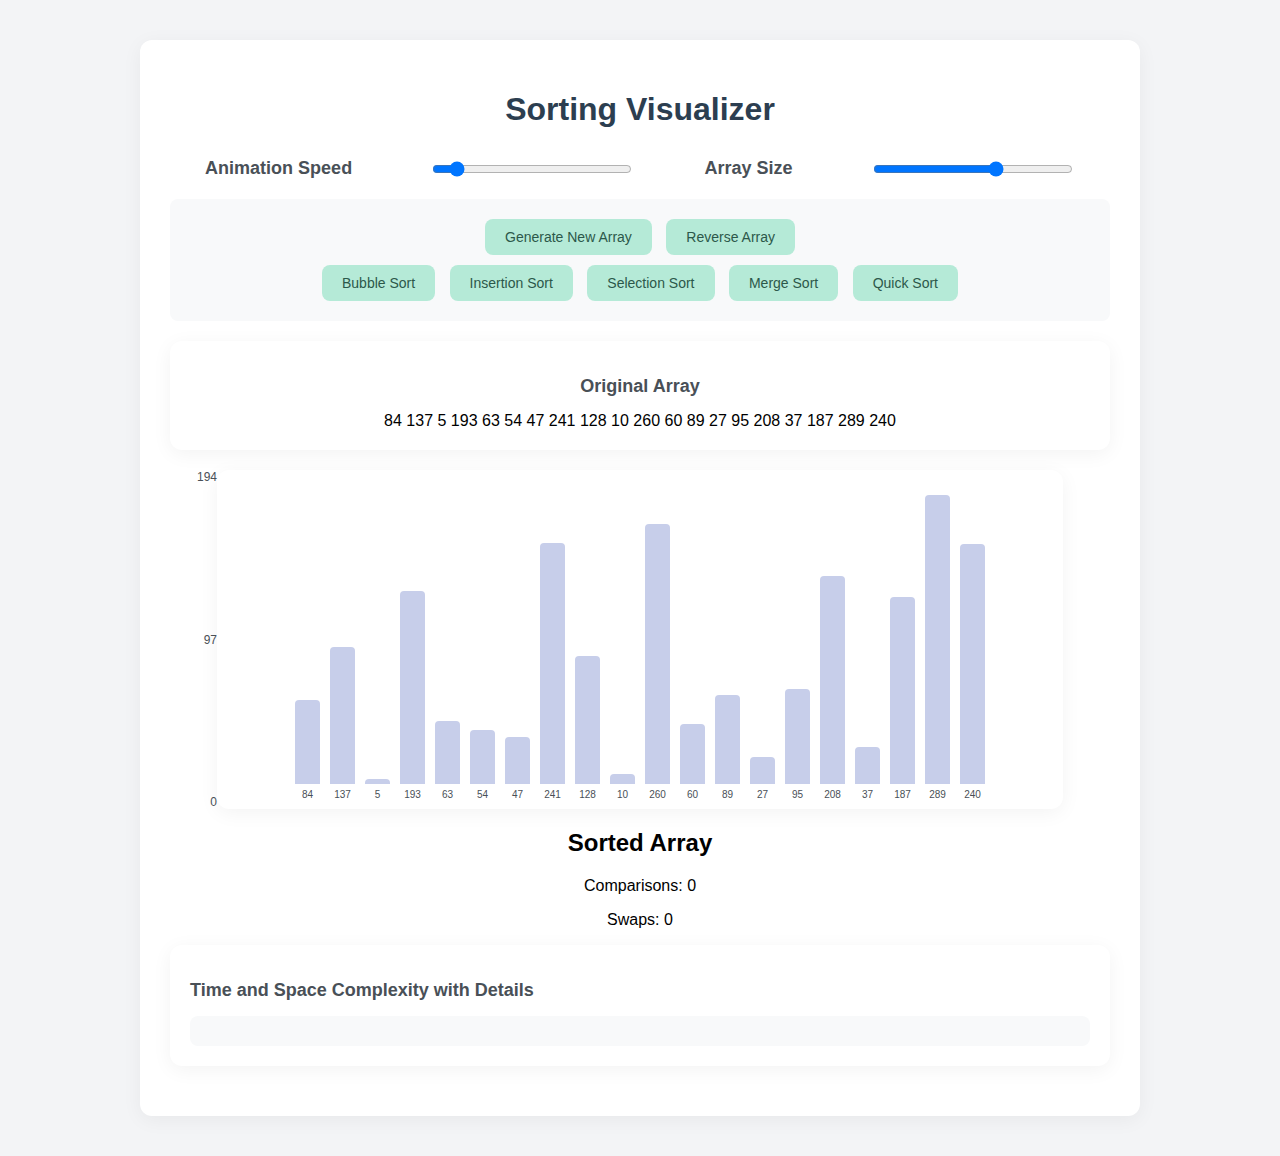
<file: index.html>
<!DOCTYPE html>
<html lang="en">
<head>
    <meta charset="UTF-8">
    <meta name="viewport" content="width=device-width, initial-scale=1.0">
    <title>Sorting Visualizer</title>
    <link rel="stylesheet" href="styles.css">
</head>
<body>
    <div class="container">
        <h1>Sorting Visualizer</h1>

        <!-- Slider controls -->
        <div class="slider-controls">
            <label for="speedSlider">Animation Speed</label>
            <input type="range" id="speedSlider" min="10" max="1000" value="100" class="slider">
            <label for="sizeSlider">Array Size</label>
            <input type="range" id="sizeSlider" min="5" max="21" value="15" class="slider">
        </div>

        <!-- Control buttons for generating and reversing arrays -->
        <div class="controls">
            <div class="operations">
                <button id="generateButton" onclick="generateArray()">Generate New Array</button>
                <button onclick="reverseArray()">Reverse Array</button>
            </div>
            
            <!-- Algorithm buttons -->
            <div class="algorithms">
                <button onclick="sortArray('bubble')">Bubble Sort</button>
                <button onclick="sortArray('insertion')">Insertion Sort</button>
                <button onclick="sortArray('selection')">Selection Sort</button>
                <button onclick="sortArray('merge')">Merge Sort</button>
                <button onclick="sortArray('quick')">Quick Sort</button>
                <!-- <button onclick="sortArray('heap')">Heap Sort</button>
                <button onclick="sortArray('radix')">Radix Sort</button> -->
            </div>
        </div>

        <!-- Display Original and Sorted arrays -->
        <div class="array-sections">
            <div class="original-array">
                <h2>Original Array</h2>
                <div id="originalArray"></div>
            </div>

            <div class="array-container" id="arrayContainer">
                <!-- Array bars displayed here -->
                <div class="y-axis" id="yAxis"></div>
            </div>

            <div id="sorted-array">
                <h2>Sorted Array</h2>
                <div id="sortedArray"></div>
            </div>
        </div>

        <!-- Sorting details and complexities -->
        <div class="details">
            <div id="stepCount">
                <p>Comparisons: <span id="comparisonCount">0</span></p>
                <p>Swaps: <span id="swapCount">0</span></p>
            </div>
        </div>

        <!-- Complexity section -->
        <div class="complexity">
            <h2>Time and Space Complexity with Details</h2>
            <div id="complexityDisplay"></div>
        </div>
    </div>

    <script src="script.js"></script>
</body>
</html>
</file>
<file: styles.css>
/* Reset and general styles */
body {
    font-family: 'Segoe UI', Roboto, Arial, sans-serif;
    background-color: #f3f4f6;
    margin: 0;
    padding: 0;
    font-size: 16px;
}

/* Container styles */
.container {
    text-align: center;
    width: 90%;
    max-width: 1000px;
    margin: 40px auto;
    box-sizing: border-box;
    background-color: #ffffff;
    padding: 30px;
    border-radius: 12px;
    box-shadow: 0 4px 20px rgba(0, 0, 0, 0.05);
}

/* Controls styles */
.controls {
    margin-bottom: 20px;
    padding: 15px;
    background-color: #f8f9fa;
    border-radius: 8px;
}

.controls button {
    padding: 10px 20px;
    margin: 5px;
    font-size: 14px;
    background-color: #B5EAD7;
    color: #2c584a;
    border: none;
    cursor: pointer;
    border-radius: 8px;
    transition: all 0.2s ease;
    font-weight: 500;
}

.controls button:hover {
    transform: translateY(-2px);
    box-shadow: 0 4px 12px rgba(181, 234, 215, 0.4);
}

h1 {
    font-size: 32px;
    color: #2c3e50;
    margin-bottom: 30px;
    font-weight: 700;
}

.slider-controls {
    margin-bottom: 20px;
    display: flex;
    justify-content: space-around;
    align-items: center;
}

.slider-controls label {
    font-size: 18px;
    font-weight: 600;
    color: #495057;
}

.slider-controls input[type="range"] {
    margin-left: 10px;
    width: 200px;
}

/* Array container styles */
.array-container {
    position: relative;
    width: 90%;
    max-width: 1000px;
    margin: 20px auto;
    padding: 25px;
    box-sizing: border-box;
    background-color: #ffffff;
    border-radius: 12px;
    box-shadow: 0 4px 20px rgba(0, 0, 0, 0.05);
}



.y-axis {
    position: absolute;
    left: -20px;
    top: 0;
    bottom: 0;
    display: flex;
    flex-direction: column-reverse;
    justify-content: space-between;
    align-items: flex-end;
    padding-right: 5px;
}

.y-axis-label {
    font-size: 12px;
    color: #495057;
}

.bar {
    position: relative;
    width: 25px;
    margin: 0 2px;
    background-color: #C7CEEA;
    display: inline-block;
    vertical-align: bottom;
    border-radius: 4px 4px 0 0;
    transition: all 0.3s ease;
}

.bar-value {
    position: absolute;
    bottom: 5px;
    left: 50%;
    transform: translateX(-50%);
    font-size: 10px;
    color: #495057;
    font-weight: 500;
}

.bar-container {
    position: relative;
    display: inline-block;
    margin: 0 3px;
}

.value-below {
    position: absolute;
    left: 50%;
    transform: translateX(-50%);
    font-size: 10px;
    color: #495057;
    margin-top: 5px;
}

/* Animation for sorting */
.bar-swap {
    transition: all 0.3s ease;
}

/* Complexity display styles */
.complexity {
    text-align: left;
    margin-bottom: 20px;
    padding: 20px;
    background-color: #ffffff;
    border-radius: 12px;
    box-shadow: 0 4px 20px rgba(0, 0, 0, 0.05);
}

.complexity h2 {
    font-size: 18px;
    margin-bottom: 15px;
    color: #495057;
    font-weight: 600;
}

#complexityDisplay {
    padding: 15px;
    background-color: #f8f9fa;
    border-radius: 8px;
    font-size: 14px;
    white-space: pre-line;
    max-height: 200px;
    overflow-y: auto;
    color: #495057;
    line-height: 1.6;
}

/* Original array styles */
.original-array {
    margin-bottom: 20px;
    padding: 20px;
    background-color: #ffffff;
    border-radius: 12px;
    box-shadow: 0 4px 20px rgba(0, 0, 0, 0.05);
}

.original-array h2 {
    font-size: 18px;
    margin-bottom: 15px;
    color: #495057;
    font-weight: 600;
}

.sorted-array{
    margin-bottom: 20px;
    padding: 20px;
    background-color: #ffffff;
    border-radius: 12px;
    box-shadow: 0 4px 20px rgba(0, 0, 0, 0.05);
}

.sorted-array h2 {
    font-size: 18px;
    margin-bottom: 15px;
    color: #495057;
    font-weight: 600;
}

/* Bar states with modern shadows */
.bar.sorted {
    background-color: #B5EAD7;
    box-shadow: 0 2px 8px rgba(181, 234, 215, 0.4);
}

.bar.iterated {
    background-color: #FFB7B2;
    box-shadow: 0 2px 8px rgba(255, 183, 178, 0.4);
}

.bar.unsorted {
    background-color: #C7CEEA;
    box-shadow: 0 2px 8px rgba(199, 206, 234, 0.4);
}

/* Custom scrollbar */
::-webkit-scrollbar {
    width: 8px;
}

::-webkit-scrollbar-track {
    background: #f1f1f1;
}

::-webkit-scrollbar-thumb {
    background: #B5EAD7;
    border-radius: 4px;
}

::-webkit-scrollbar-thumb:hover {
    background: #95d4bc;
}

/* Responsive adjustments */
@media (max-width: 768px) {
    .container {
        width: 95%;
    }

    .array-container {
        width: 95%;
        height: auto;
        padding: 15px;
    }

    .y-axis {
        left: -10px;
        padding-right: 2px;
    }

    .bar {
        width: 12px;
        margin: 0 1px;
    }

    .bar-value,
    .value-below {
        font-size: 9px;
    }

    .controls button {
        padding: 8px 12px;
        font-size: 12px;
    }
}

.bar.compare {
    background-color: #FFB7B2; /* Light red for comparisons */
    box-shadow: 0 2px 8px rgba(255, 183, 178, 0.6);
}
.bar.swap {
    background-color: #B5EAD7; /* Light green for swaps */
    box-shadow: 0 2px 8px rgba(181, 234, 215, 0.6);
}
.bar.final {
    background-color: #95d4bc; /* Darker green when sorting is done */
}
</file>
